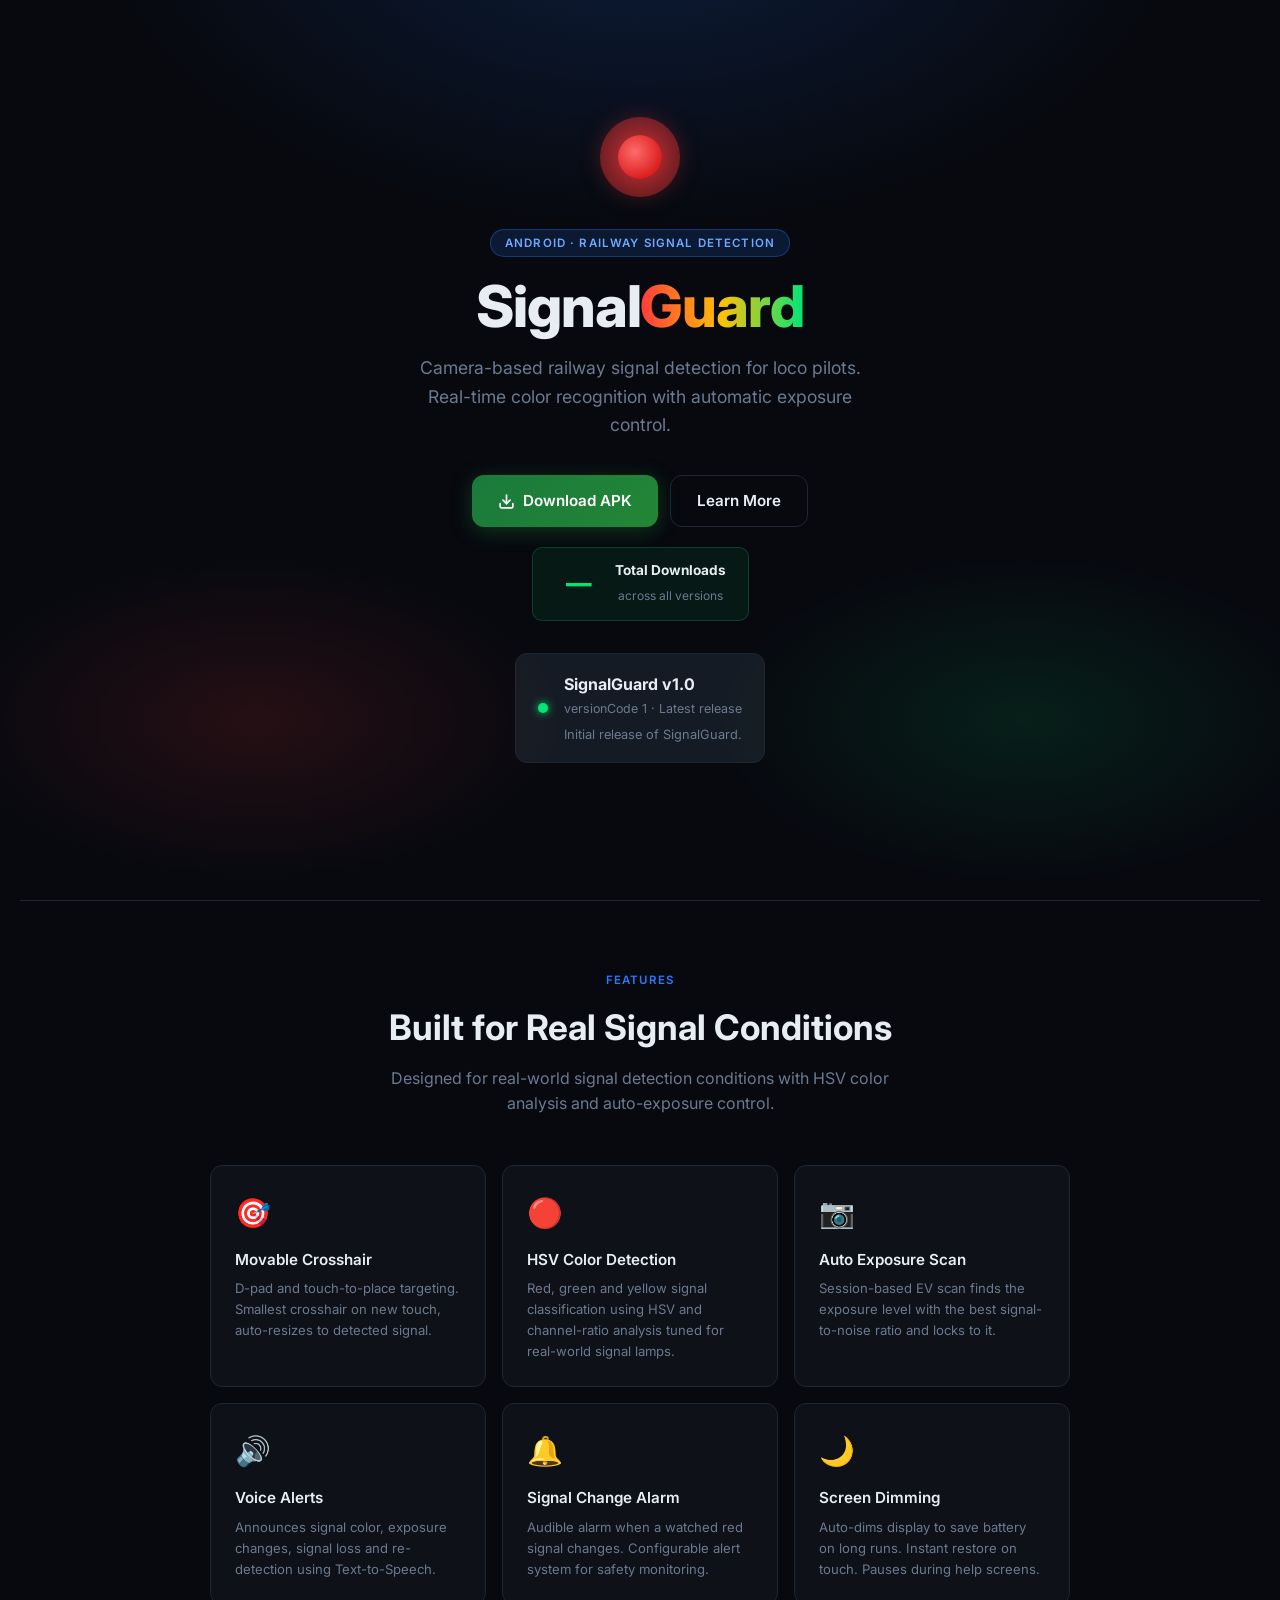
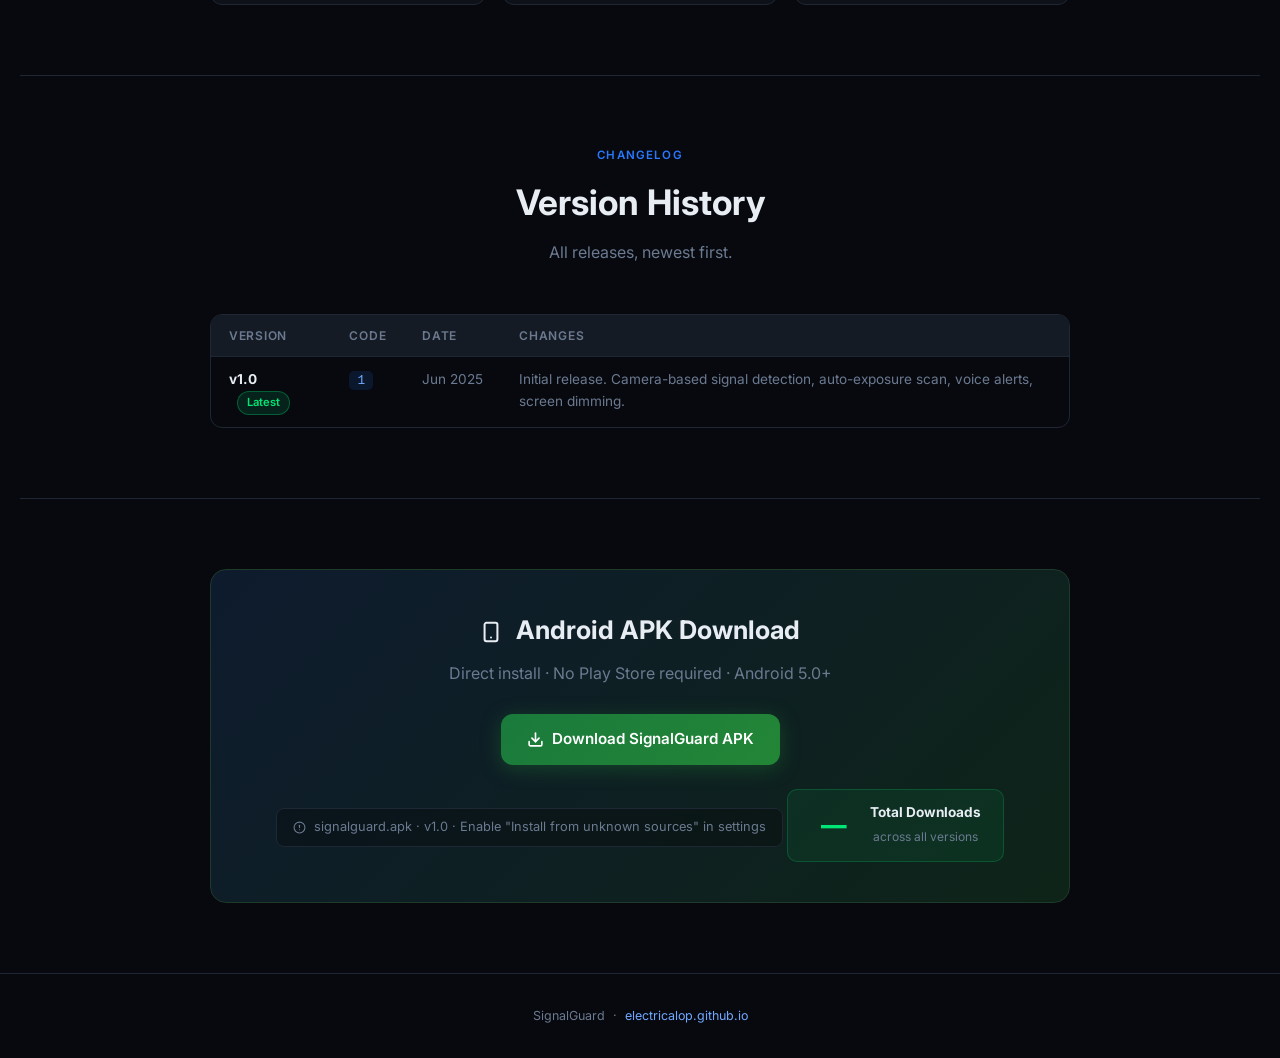
<file: index.html>
<!DOCTYPE html>
<html lang="en">
<head>
<meta charset="UTF-8"/>
<meta name="viewport" content="width=device-width, initial-scale=1.0"/>
<title>SignalGuard – Railway Signal Detector</title>
<style>
@import url('https://fonts.googleapis.com/css2?family=Inter:wght@400;500;600;700;800&display=swap');
:root{--bg:#07090f;--s1:#0e1117;--s2:#151b24;--border:#1e2733;--red:#ff3b3b;--yellow:#ffc107;--green:#00e676;--blue:#2979ff;--text:#e8edf4;--muted:#6b7a90;--r:12px}
*,*::before,*::after{box-sizing:border-box;margin:0;padding:0}
body{background:var(--bg);color:var(--text);font-family:'Inter',system-ui,sans-serif;line-height:1.6;overflow-x:hidden}

/* HERO */
.hero{position:relative;min-height:100vh;display:flex;flex-direction:column;align-items:center;justify-content:center;text-align:center;padding:60px 20px 80px;overflow:hidden}
.hero::before{content:'';position:absolute;inset:0;background:radial-gradient(ellipse 60% 50% at 50% -10%,rgba(41,121,255,.18) 0%,transparent 70%),radial-gradient(ellipse 40% 30% at 20% 80%,rgba(255,59,59,.12) 0%,transparent 60%),radial-gradient(ellipse 40% 30% at 80% 80%,rgba(0,230,118,.10) 0%,transparent 60%);pointer-events:none}

/* Signal lamp */
.signal-lamp{position:relative;width:80px;height:80px;margin:0 auto 32px}
.signal-lamp .ring{position:absolute;inset:0;border-radius:50%;animation:pulse 2.4s ease-in-out infinite}
.signal-lamp .ring:nth-child(1){background:rgba(255,59,59,.25);animation-delay:0s}
.signal-lamp .ring:nth-child(2){background:rgba(255,59,59,.15);animation-delay:.3s}
.signal-lamp .core{position:absolute;inset:18px;border-radius:50%;background:radial-gradient(circle at 38% 38%,#ff6b6b,#cc0000);box-shadow:0 0 28px 8px rgba(255,59,59,.6)}
@keyframes pulse{0%,100%{transform:scale(1);opacity:1}50%{transform:scale(1.4);opacity:0}}

.hero-tag{display:inline-block;background:rgba(41,121,255,.15);border:1px solid rgba(41,121,255,.35);color:#70a8ff;font-size:.72rem;font-weight:600;letter-spacing:.1em;text-transform:uppercase;padding:4px 14px;border-radius:20px;margin-bottom:18px}
.hero h1{font-size:clamp(2rem,8vw,3.6rem);font-weight:800;letter-spacing:-.02em;line-height:1.1;margin-bottom:16px}
.hero h1 span{background:linear-gradient(90deg,var(--red),var(--yellow) 50%,var(--green));-webkit-background-clip:text;-webkit-text-fill-color:transparent;background-clip:text}
.hero p{font-size:clamp(.9rem,2.5vw,1.1rem);color:var(--muted);max-width:480px;margin:0 auto 36px}

/* Buttons */
.btn-row{display:flex;gap:12px;justify-content:center;flex-wrap:wrap}
.btn{display:inline-flex;align-items:center;gap:8px;padding:13px 26px;border-radius:var(--r);font-size:.95rem;font-weight:600;text-decoration:none;cursor:pointer;border:none;transition:filter .15s,transform .12s}
.btn:hover{filter:brightness(1.12);transform:translateY(-1px)}
.btn:active{transform:translateY(0);filter:brightness(.95)}
.btn-primary{background:linear-gradient(135deg,#1a7a3c,#238636);color:#fff;box-shadow:0 4px 20px rgba(35,134,54,.35)}
.btn-outline{background:transparent;color:var(--text);border:1px solid var(--border)}

/* Counter */
.dl-counter{display:inline-flex;align-items:center;gap:12px;background:rgba(0,230,118,.07);border:1px solid rgba(0,230,118,.2);border-radius:10px;padding:12px 22px;margin-top:20px}
.dl-counter .count-num{font-size:1.6rem;font-weight:800;color:var(--green);min-width:48px;text-align:center;letter-spacing:-.02em}
.dl-counter .count-label strong{display:block;color:var(--text);font-size:.85rem}
.dl-counter .count-label span{font-size:.75rem;color:var(--muted)}

/* Version card */
.version-card{margin:32px auto 0;max-width:420px;background:var(--s2);border:1px solid var(--border);border-radius:var(--r);padding:18px 22px;text-align:left;display:flex;align-items:center;gap:16px}
.ver-dot{width:10px;height:10px;border-radius:50%;background:var(--green);box-shadow:0 0 8px var(--green);flex-shrink:0}
.ver-info{flex:1}
.ver-info strong{font-size:1rem}
.ver-info small{color:var(--muted);font-size:.78rem;display:block;margin-top:2px}
#ver-changelog{color:var(--muted);font-size:.8rem;margin-top:6px;line-height:1.5}

/* Section */
section{max-width:900px;margin:0 auto;padding:70px 20px}
.section-label{text-align:center;font-size:.72rem;font-weight:600;letter-spacing:.1em;text-transform:uppercase;color:var(--blue);margin-bottom:10px}
section>h2{text-align:center;font-size:clamp(1.5rem,4vw,2.2rem);font-weight:700;margin-bottom:10px}
section>.sub{text-align:center;color:var(--muted);max-width:500px;margin:0 auto 48px}

/* Feature grid */
.feature-grid{display:grid;grid-template-columns:repeat(auto-fit,minmax(220px,1fr));gap:16px}
.feature-card{background:var(--s1);border:1px solid var(--border);border-radius:var(--r);padding:24px;transition:border-color .2s,transform .2s}
.feature-card:hover{border-color:rgba(41,121,255,.4);transform:translateY(-3px)}
.feature-icon{font-size:1.8rem;margin-bottom:12px}
.feature-card h3{font-size:.95rem;font-weight:600;margin-bottom:6px}
.feature-card p{font-size:.82rem;color:var(--muted)}

/* Divider */
.divider{border:none;border-top:1px solid var(--border);margin:0 20px}

/* History table */
.history-wrap{overflow-x:auto;border-radius:var(--r);border:1px solid var(--border)}
table{width:100%;border-collapse:collapse;font-size:.85rem}
thead tr{background:var(--s2);border-bottom:1px solid var(--border)}
th{padding:11px 18px;text-align:left;font-weight:600;color:var(--muted);font-size:.75rem;text-transform:uppercase;letter-spacing:.06em}
td{padding:12px 18px;border-bottom:1px solid #111820;vertical-align:top}
tr:last-child td{border-bottom:none}
tr:hover td{background:rgba(255,255,255,.02)}
.tag-latest{display:inline-block;background:rgba(0,230,118,.12);border:1px solid rgba(0,230,118,.3);color:var(--green);font-size:.7rem;font-weight:600;padding:2px 9px;border-radius:12px;margin-left:8px;vertical-align:middle}
.code-tag{font-family:monospace;background:rgba(41,121,255,.12);color:#70a8ff;padding:2px 8px;border-radius:5px;font-size:.8rem}
.note{color:var(--muted)}

/* Download box */
.download-box{background:linear-gradient(135deg,#0e1b2e,#0e2418);border:1px solid #1e3a28;border-radius:16px;padding:40px 32px;text-align:center}
.download-box h2{font-size:1.6rem;font-weight:700;margin-bottom:10px}
.download-box>p{color:var(--muted);margin-bottom:28px}
.file-info{display:inline-flex;align-items:center;gap:8px;background:rgba(0,0,0,.3);border:1px solid var(--border);border-radius:8px;padding:8px 16px;font-size:.8rem;color:var(--muted);margin-top:16px}

/* Footer */
footer{border-top:1px solid var(--border);text-align:center;padding:32px 20px;font-size:.78rem;color:var(--muted)}
footer a{color:#70a8ff;text-decoration:none}
footer a:hover{text-decoration:underline}

/* Mobile */
@media(max-width:480px){
  .btn{padding:11px 18px;font-size:.88rem}
  .download-box{padding:28px 18px}
  .dl-counter{padding:10px 16px}
}
</style>
</head>
<body>

<div class="hero">
  <div class="signal-lamp">
    <div class="ring"></div>
    <div class="ring"></div>
    <div class="core"></div>
  </div>
  <div class="hero-tag">Android · Railway Signal Detection</div>
  <h1>Signal<span>Guard</span></h1>
  <p>Camera-based railway signal detection for loco pilots. Real-time color recognition with automatic exposure control.</p>
  <div class="btn-row">
    <a id="dl-btn" class="btn btn-primary" href="signalguard.apk" download>
      <svg width="17" height="17" viewBox="0 0 24 24" fill="none" stroke="currentColor" stroke-width="2.3" stroke-linecap="round"><path d="M21 15v4a2 2 0 0 1-2 2H5a2 2 0 0 1-2-2v-4"/><polyline points="7 10 12 15 17 10"/><line x1="12" y1="15" x2="12" y2="3"/></svg>
      Download APK
    </a>
    <a class="btn btn-outline" href="#features">Learn More</a>
  </div>
  <div class="dl-counter">
    <div class="count-num" id="hero-count">…</div>
    <div class="count-label">
      <strong>Total Downloads</strong>
      <span>across all versions</span>
    </div>
  </div>
  <div class="version-card">
    <div class="ver-dot"></div>
    <div class="ver-info">
      <strong id="ver-name">SignalGuard v1.0</strong>
      <small id="ver-sub">versionCode 1 · Latest release</small>
      <div id="ver-changelog">Initial release of SignalGuard.</div>
    </div>
  </div>
</div>

<hr class="divider"/>
<section id="features">
  <div class="section-label">Features</div>
  <h2>Built for Real Signal Conditions</h2>
  <p class="sub">Designed for real-world signal detection conditions with HSV color analysis and auto-exposure control.</p>
  <div class="feature-grid">
    <div class="feature-card"><div class="feature-icon">🎯</div><h3>Movable Crosshair</h3><p>D-pad and touch-to-place targeting. Smallest crosshair on new touch, auto-resizes to detected signal.</p></div>
    <div class="feature-card"><div class="feature-icon">🔴</div><h3>HSV Color Detection</h3><p>Red, green and yellow signal classification using HSV and channel-ratio analysis tuned for real-world signal lamps.</p></div>
    <div class="feature-card"><div class="feature-icon">📷</div><h3>Auto Exposure Scan</h3><p>Session-based EV scan finds the exposure level with the best signal-to-noise ratio and locks to it.</p></div>
    <div class="feature-card"><div class="feature-icon">🔊</div><h3>Voice Alerts</h3><p>Announces signal color, exposure changes, signal loss and re-detection using Text-to-Speech.</p></div>
    <div class="feature-card"><div class="feature-icon">🔔</div><h3>Signal Change Alarm</h3><p>Audible alarm when a watched red signal changes. Configurable alert system for safety monitoring.</p></div>
    <div class="feature-card"><div class="feature-icon">🌙</div><h3>Screen Dimming</h3><p>Auto-dims display to save battery on long runs. Instant restore on touch. Pauses during help screens.</p></div>
  </div>
</section>

<hr class="divider"/>
<section id="changelog">
  <div class="section-label">Changelog</div>
  <h2>Version History</h2>
  <p class="sub">All releases, newest first.</p>
  <div class="history-wrap">
    <table>
      <thead><tr><th>Version</th><th>Code</th><th>Date</th><th>Changes</th></tr></thead>
      <tbody id="history-body"></tbody>
    </table>
  </div>
</section>

<hr class="divider"/>
<section id="download">
  <div class="download-box">
    <h2>
      <svg style="vertical-align:middle;margin-right:8px" width="22" height="22" viewBox="0 0 24 24" fill="none" stroke="currentColor" stroke-width="2.2" stroke-linecap="round"><rect x="5" y="2" width="14" height="20" rx="2"/><line x1="12" y1="18" x2="12" y2="18.01"/></svg>
      Android APK Download
    </h2>
    <p>Direct install · No Play Store required · Android 5.0+</p>
    <div class="btn-row">
      <a id="dl-btn2" class="btn btn-primary" href="signalguard.apk" download>
        <svg width="17" height="17" viewBox="0 0 24 24" fill="none" stroke="currentColor" stroke-width="2.3" stroke-linecap="round"><path d="M21 15v4a2 2 0 0 1-2 2H5a2 2 0 0 1-2-2v-4"/><polyline points="7 10 12 15 17 10"/><line x1="12" y1="15" x2="12" y2="3"/></svg>
        Download SignalGuard APK
      </a>
    </div>
    <div class="file-info">
      <svg width="13" height="13" viewBox="0 0 24 24" fill="none" stroke="currentColor" stroke-width="2" stroke-linecap="round"><circle cx="12" cy="12" r="10"/><line x1="12" y1="8" x2="12" y2="12"/><line x1="12" y1="16" x2="12.01" y2="16"/></svg>
      <span id="file-info-text">signalguard.apk · Enable "Install from unknown sources" in settings</span>
    </div>
    <div class="dl-counter" style="margin-top:24px;justify-content:center">
      <div class="count-num" id="box-count">…</div>
      <div class="count-label">
        <strong>Total Downloads</strong>
        <span>across all versions</span>
      </div>
    </div>
  </div>
</section>

<footer>
  <p>SignalGuard &nbsp;·&nbsp; <a href="https://electricalop.github.io">electricalop.github.io</a></p>
</footer>

<script>
// ── Version history ──────────────────────────────────────────────────────────
const HISTORY = [
  { version:"1.0", code:1, date:"Jun 2025", notes:"Initial release. Camera-based signal detection, auto-exposure scan, voice alerts, screen dimming.", latest:true }
];

const tbody = document.getElementById("history-body");
HISTORY.forEach(h => {
  const tr = document.createElement("tr");
  tr.innerHTML = `<td><strong>v${h.version}</strong>${h.latest?'<span class="tag-latest">Latest</span>':''}</td><td><span class="code-tag">${h.code}</span></td><td style="white-space:nowrap" class="note">${h.date}</td><td class="note">${h.notes}</td>`;
  tbody.appendChild(tr);
});

// ── version.json ─────────────────────────────────────────────────────────────
fetch("version.json?t="+Date.now())
  .then(r=>r.json())
  .then(d=>{
    document.getElementById("ver-name").textContent = "SignalGuard v"+d.versionName;
    document.getElementById("ver-sub").textContent  = "versionCode "+d.versionCode+" · Latest release";
    document.getElementById("ver-changelog").textContent = d.changelog;
    document.getElementById("file-info-text").textContent = 'signalguard.apk · v'+d.versionName+' · Enable "Install from unknown sources" in settings';
  }).catch(()=>{});

// ── Download counter — Firebase Realtime Database ────────────────────────────
const DB_READ  = "https://signalguard-f946d-default-rtdb.asia-southeast1.firebasedatabase.app/.json";
const DB_WRITE = "https://signalguard-f946d-default-rtdb.asia-southeast1.firebasedatabase.app/downloads.json";

function setCount(n) {
  const display = n >= 1000 ? (n/1000).toFixed(1)+"k" : String(n);
  document.getElementById("hero-count").textContent = display;
  document.getElementById("box-count").textContent  = display;
}

// Read count on every page load — no increment
fetch(DB_READ)
  .then(r => r.json())
  .then(d => {
    const val = d && typeof d.downloads === "number" ? d.downloads : 0;
    setCount(val);
  })
  .catch(() => {
    document.getElementById("hero-count").textContent = "—";
    document.getElementById("box-count").textContent  = "—";
  });

// Increment only on download click
let dlBusy = false;
function trackDownload() {
  if (dlBusy) return;
  dlBusy = true;
  fetch(DB_READ)
    .then(r => r.json())
    .then(d => {
      const current = d && typeof d.downloads === "number" ? d.downloads : 0;
      return fetch(DB_WRITE, {
        method: "PUT",
        headers: { "Content-Type": "application/json" },
        body: JSON.stringify(current + 1)
      });
    })
    .then(r => r.json())
    .then(val => { if (typeof val === "number") setCount(val); })
    .catch(() => {})
    .finally(() => { setTimeout(() => { dlBusy = false; }, 3000); });
}

document.getElementById("dl-btn").addEventListener("click",  trackDownload);
document.getElementById("dl-btn2").addEventListener("click", trackDownload);
</script>
</body>
</html>
</file>
